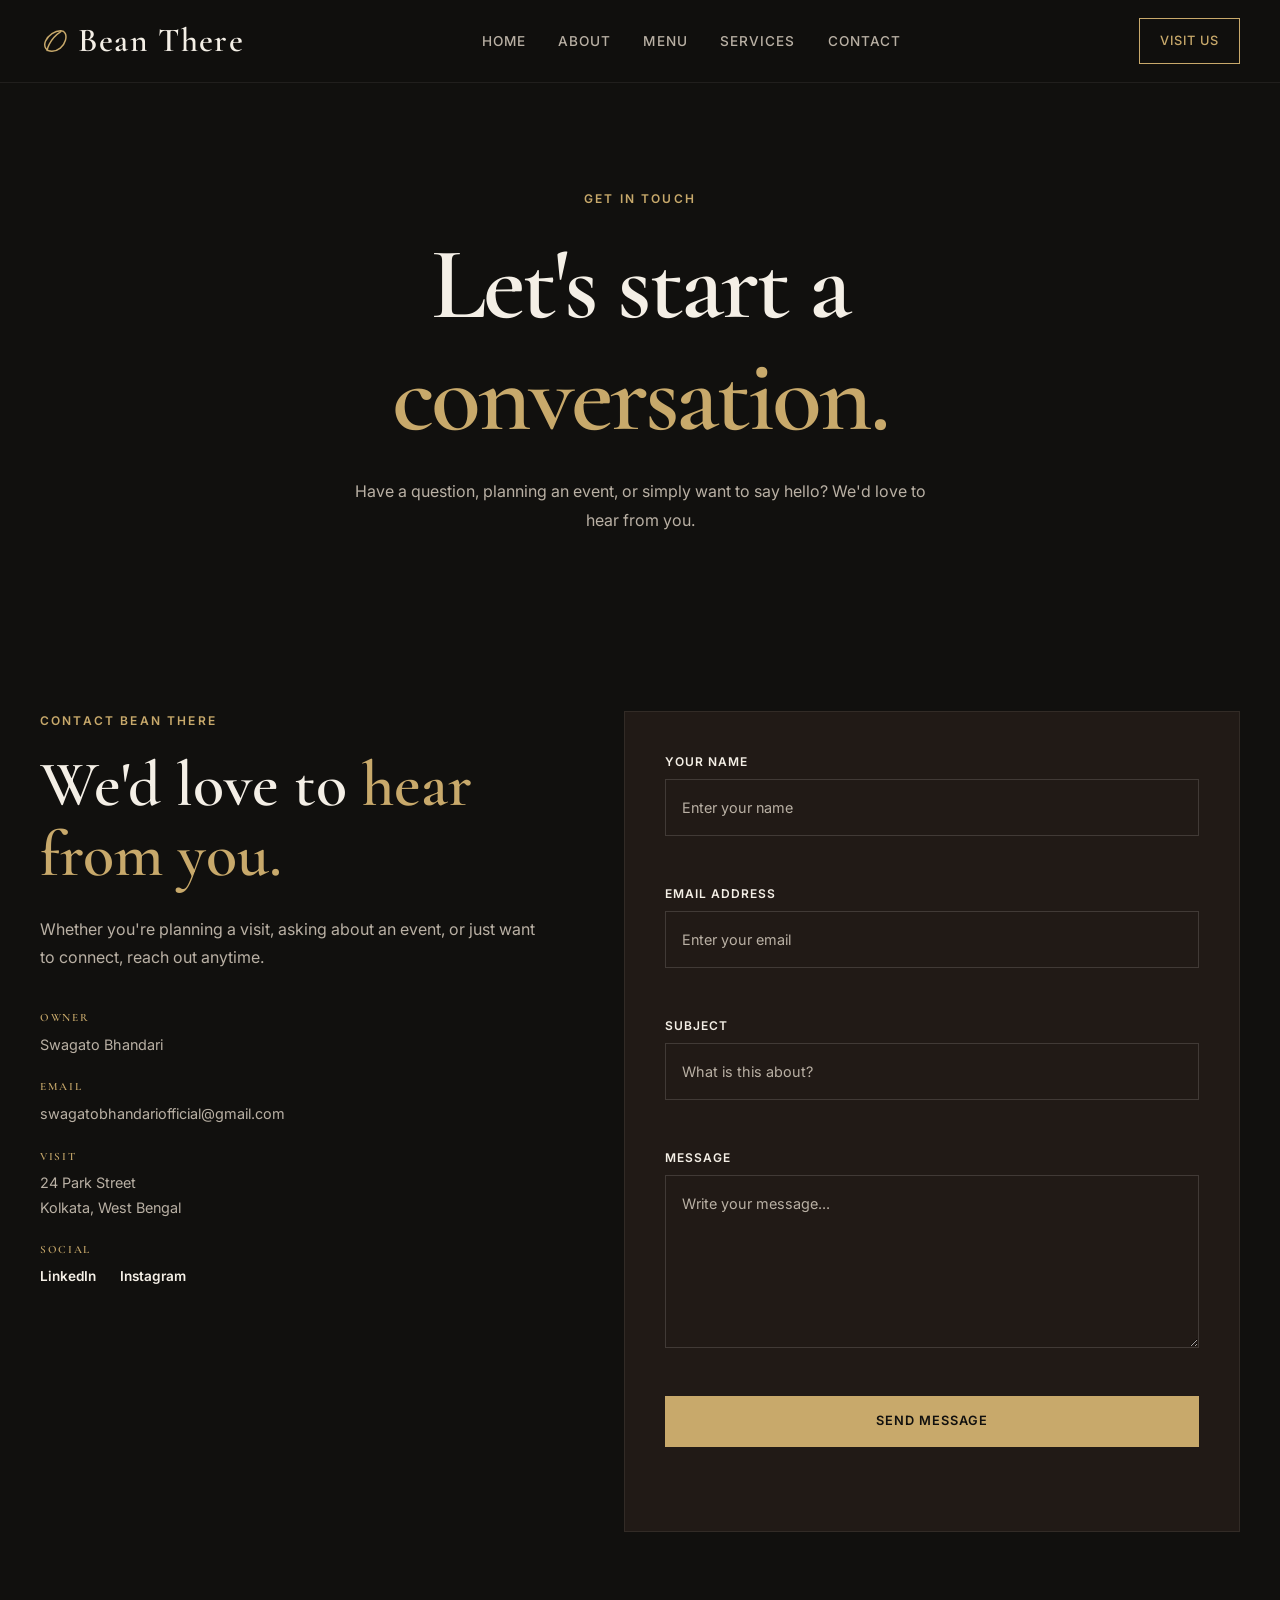
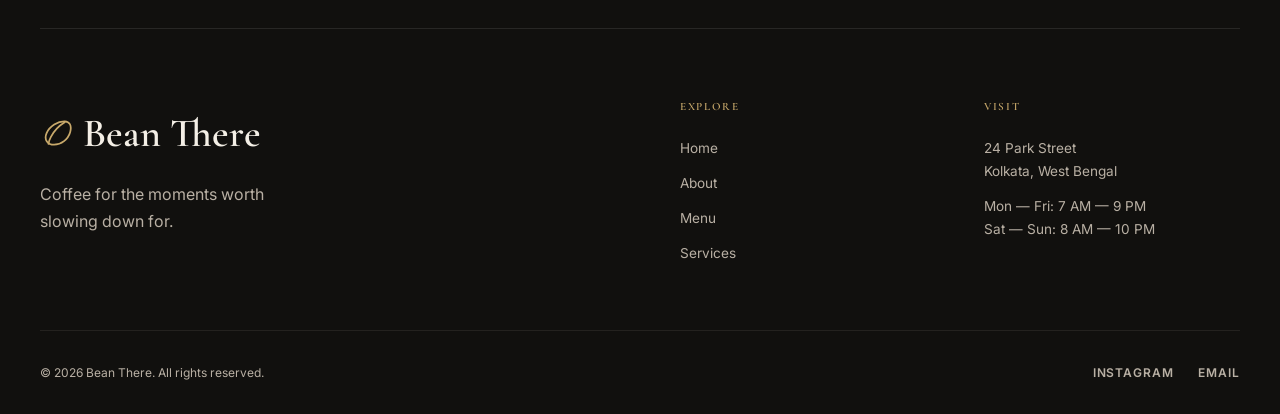
<file: contact.html>
<!doctype html>
<html lang="en">
  <head>
    <meta charset="UTF-8" />
    <meta name="viewport" content="width=device-width, initial-scale=1.0" />

    <title>Contact | Bean There</title>

    <meta
      name="description"
      content="Get in touch with Bean There. Visit our café, send us a message, or connect with the owner."
    />

    <link rel="preconnect" href="https://fonts.googleapis.com" />
    <link rel="preconnect" href="https://fonts.gstatic.com" crossorigin />

    <link
      href="https://fonts.googleapis.com/css2?family=Cormorant+Garamond:wght@500;600;700&family=Inter:wght@400;500;600&display=swap"
      rel="stylesheet"
    />

    <link rel="stylesheet" href="css/main.css" />
    <link rel="stylesheet" href="css/layout.css" />
    <link rel="stylesheet" href="css/responsive.css" />
  </head>

  <body>
    <header class="site-header">
      <nav class="navbar">
        <a href="index.html" class="logo" aria-label="Bean There home">
          <span class="brand-mark" aria-hidden="true"
            ><img src="images/coffee-bean-mark.svg" alt=""
          /></span>
          <span>Bean There</span>
        </a>

        <ul class="nav-links">
          <li>
            <a href="index.html">Home</a>
          </li>

          <li>
            <a href="about.html">About</a>
          </li>

          <li>
            <a href="index.html#menu">Menu</a>
          </li>

          <li>
            <a href="services.html">Services</a>
          </li>

          <li>
            <a href="contact.html">Contact</a>
          </li>
        </ul>

        <a href="contact.html" class="nav-button"> Visit Us </a>

        <button
          class="menu-toggle"
          type="button"
          aria-label="Open navigation menu"
          aria-expanded="false"
        >
          <span aria-hidden="true">☰</span>
        </button>
      </nav>
    </header>

    <main>
      <!-- Contact Hero -->

      <section class="page-hero">
        <div class="page-hero-content">
          <br />
          <p class="section-eyebrow">Get In Touch</p>

          <h1>
            Let's start a
            <span>conversation.</span>
          </h1>

          <p>
            Have a question, planning an event, or simply want to say hello?
            We'd love to hear from you.
          </p>
        </div>
      </section>

      <!-- Contact Section -->

      <section class="contact-section">
        <div class="contact-info">
          <p class="section-eyebrow">Contact Bean There</p>

          <h2>
            We'd love to
            <span>hear from you.</span>
          </h2>

          <p>
            Whether you're planning a visit, asking about an event, or just want
            to connect, reach out anytime.
          </p>

          <div class="contact-details">
            <div class="contact-detail">
              <h3>Owner</h3>

              <p>Swagato Bhandari</p>
            </div>

            <div class="contact-detail">
              <h3>Email</h3>

              <a href="mailto:swagatobhandariofficial@gmail.com">
                swagatobhandariofficial@gmail.com
              </a>
            </div>

            <div class="contact-detail">
              <h3>Visit</h3>

              <address>
                24 Park Street<br />
                Kolkata, West Bengal
              </address>
            </div>

            <div class="contact-detail">
              <h3>Social</h3>

              <div class="contact-socials">
                <a
                  href="https://www.linkedin.com/in/swagato-bhandari-039366385"
                  target="_blank"
                  rel="noopener noreferrer"
                >
                  LinkedIn
                </a>

                <a
                  href="https://www.instagram.com/_spriiha/"
                  target="_blank"
                  rel="noopener noreferrer"
                >
                  Instagram
                </a>
              </div>
            </div>
          </div>
        </div>

        <!-- Contact Form -->

        <div class="contact-form-wrapper">
          <form
            class="contact-form"
            id="contact-form"
            action="https://formspree.io/f/xqpzdvdq"
            method="POST"
            novalidate
          >
            <div class="form-group">
              <label for="name"> Your Name </label>

              <input
                type="text"
                id="name"
                name="name"
                placeholder="Enter your name"
                autocomplete="name"
                required
              />

              <small class="form-error"></small>
            </div>

            <div class="form-group">
              <label for="email"> Email Address </label>

              <input
                type="email"
                id="email"
                name="email"
                placeholder="Enter your email"
                autocomplete="email"
                required
              />

              <small class="form-error"></small>
            </div>

            <div class="form-group">
              <label for="subject"> Subject </label>

              <input
                type="text"
                id="subject"
                name="subject"
                placeholder="What is this about?"
                required
              />

              <small class="form-error"></small>
            </div>

            <div class="form-group">
              <label for="message"> Message </label>

              <textarea
                id="message"
                name="message"
                rows="6"
                placeholder="Write your message..."
                required
              ></textarea>

              <small class="form-error"></small>
            </div>

            <button type="submit" class="btn btn-primary">Send Message</button>

            <p class="form-success" aria-live="polite"></p>
          </form>
        </div>
      </section>
    </main>

    <footer class="site-footer">
      <div class="footer-main">
        <div class="footer-brand">
          <a href="index.html" class="footer-logo" aria-label="Bean There home">
            <span class="brand-mark" aria-hidden="true"
              ><img src="images/coffee-bean-mark.svg" alt=""
            /></span>
            <span>Bean There</span>
          </a>

          <p>Coffee for the moments worth slowing down for.</p>
        </div>

        <div class="footer-links">
          <div class="footer-column">
            <h3>Explore</h3>

            <a href="index.html"> Home </a>

            <a href="about.html"> About </a>

            <a href="index.html#menu"> Menu </a>

            <a href="services.html"> Services </a>
          </div>

          <div class="footer-column">
            <h3>Visit</h3>

            <address>
              24 Park Street<br />
              Kolkata, West Bengal
            </address>

            <p>
              Mon — Fri: 7 AM — 9 PM<br />
              Sat — Sun: 8 AM — 10 PM
            </p>
          </div>
        </div>
      </div>

      <div class="footer-bottom">
        <p>© 2026 Bean There. All rights reserved.</p>

        <div class="footer-socials">
          <a
            href="https://www.instagram.com/_spriiha/"
            target="_blank"
            rel="noopener noreferrer"
          >
            Instagram
          </a>

          <a href="mailto:swagatobhandariofficial@gmail.com"> Email </a>
        </div>
      </div>
    </footer>

    <script src="js/main.js"></script>
    <script src="js/form-validation.js"></script>
  </body>
</html>
</file>
<file: css/main.css>
* {
  margin: 0;
  padding: 0;
  box-sizing: border-box;
}

html {
  scroll-behavior: smooth;
}

body {
  min-height: 100vh;
}

img {
  display: block;
  max-width: 100%;
}

button,
input,
textarea,
select {
  font: inherit;
}

button {
  cursor: pointer;
}

a {
  color: inherit;
  text-decoration: none;
}

ul,
ol {
  list-style: none;
}

body {
  font-family: "Inter", sans-serif;
  background-color: #11100e;
  color: #f4efe6;
  line-height: 1.6;
}

h1,
h2,
h3,
h4,
h5,
h6 {
  font-family: "Cormorant Garamond", serif;
  line-height: 1.1;
}

p {
  color: #b9b0a4;
}

a {
  transition: color 0.3s ease;
}

button {
  border: none;
}

:focus-visible {
  outline: 2px solid #c8a96b;
  outline-offset: 4px;
}

@media (prefers-reduced-motion: reduce) {
  *,
  *::before,
  *::after {
    scroll-behavior: auto !important;
    transition-duration: 0.01ms !important;
    animation-duration: 0.01ms !important;
  }
}
.navbar {
  width: min(100% - 3rem, 1200px);
  margin-inline: auto;
  display: flex;
  align-items: center;
  justify-content: space-between;
  min-height: 82px;
}

.logo {
  display: inline-flex;
  align-items: center;
  gap: 0.65rem;
  font-family: "Cormorant Garamond", serif;
  font-size: 2.1rem;
  font-weight: 600;
  letter-spacing: 0.04em;
  color: #f4efe6;
}

.nav-links {
  display: flex;
  align-items: center;
  gap: 2rem;
}

.nav-links a {
  position: relative;
  font-size: 0.85rem;
  font-weight: 500;
  letter-spacing: 0.08em;
  text-transform: uppercase;
  color: #b9b0a4;
  transition: color 0.3s ease;
}

.nav-links a:hover {
  color: #c8a96b;
}

.nav-links a::after {
  content: "";
  position: absolute;
  left: 0;
  bottom: -6px;
  width: 0;
  height: 1px;
  background-color: #c8a96b;
  transition: width 0.3s ease;
}

.nav-links a:hover::after {
  width: 100%;
}

.nav-button {
  padding: 0.75rem 1.25rem;
  border: 1px solid #c8a96b;
  color: #c8a96b;
  font-size: 0.8rem;
  font-weight: 500;
  letter-spacing: 0.08em;
  text-transform: uppercase;
  transition: background-color 0.3s ease, color 0.3s ease;
}

.nav-button:hover {
  background-color: #c8a96b;
  color: #11100e;
}

.menu-toggle {
  display: none;
  background: transparent;
  color: #f4efe6;
  width: 2.75rem;
  height: 2.75rem;
  border: 1px solid rgba(244, 239, 230, 0.2);
  font-size: 1.4rem;
  transition: border-color 0.25s ease, color 0.25s ease;
}

.menu-toggle:hover {
  color: #c8a96b;
  border-color: #c8a96b;
}

.brand-mark {
  display: inline-flex;
  width: 1.7rem;
  height: 1.7rem;
  flex: 0 0 auto;
}

.brand-mark img {
  width: 100%;
  height: 100%;
}

.btn {
  display: inline-flex;
  align-items: center;
  justify-content: center;
  padding: 0.9rem 1.5rem;
  font-size: 0.8rem;
  font-weight: 600;
  letter-spacing: 0.08em;
  text-transform: uppercase;
  transition: background-color 0.3s ease, color 0.3s ease, border-color 0.3s ease, transform 0.3s ease;
}

.btn:hover {
  transform: translateY(-2px);
}

.btn:active {
  transform: translateY(0);
}

.btn-primary {
  background-color: #c8a96b;
  color: #11100e;
  border: 1px solid #c8a96b;
}

.btn-primary:hover {
  background-color: transparent;
  color: #c8a96b;
}

.btn-secondary {
  background-color: transparent;
  color: #f4efe6;
  border: 1px solid rgba(244, 239, 230, 0.4);
}

.btn-secondary:hover {
  border-color: #c8a96b;
  color: #c8a96b;
}

.menu-card {
  background-color: #211a16;
  overflow: hidden;
  border: 1px solid rgba(244, 239, 230, 0.08);
  transition: transform 0.4s ease, border-color 0.4s ease;
}

.menu-card:hover {
  transform: translateY(-5px);
  border-color: rgba(200, 169, 107, 0.5);
}

.menu-card-image {
  height: 180px;
  overflow: hidden;
}

.menu-card-image img {
  width: 100%;
  height: 100%;
  -o-object-position: center;
  object-position: center;
  -o-object-fit: cover;
  object-fit: cover;
  transition: transform 0.6s ease;
}

.menu-card:hover .menu-card-image img {
  transform: scale(1.04);
}

.menu-card-content {
  padding: 1.25rem;
}

.menu-card-title {
  display: flex;
  align-items: center;
  justify-content: space-between;
  gap: 1rem;
  margin-bottom: 0.75rem;
}

.menu-card-title h3 {
  font-family: "Cormorant Garamond", serif;
  font-size: 1.7rem;
  font-weight: 600;
}

.menu-card-title span {
  color: #c8a96b;
  font-size: 0.9rem;
  font-weight: 600;
}

.menu-card-content p {
  font-size: 0.9rem;
  line-height: 1.7;
}

.testimonials {
  width: min(100% - 3rem, 1200px);
  margin-inline: auto;
  padding: clamp(4.5rem, 8vw, 6.5rem) 0;
}

.testimonial-grid {
  display: grid;
  grid-template-columns: repeat(3, 1fr);
  gap: 1.5rem;
}

.testimonial-card {
  padding: 2rem;
  background-color: #211a16;
  border: 1px solid rgba(244, 239, 230, 0.08);
  transition: transform 0.4s ease, border-color 0.4s ease;
}

.testimonial-card:hover {
  transform: translateY(-6px);
  border-color: rgba(200, 169, 107, 0.5);
}

.testimonial-rating {
  margin-bottom: 1.5rem;
  color: #c8a96b;
  font-size: 0.85rem;
  letter-spacing: 0.15em;
}

.testimonial-card blockquote {
  margin-bottom: 2rem;
  font-family: "Cormorant Garamond", serif;
  font-size: 1.6rem;
  line-height: 1.5;
}

.testimonial-author {
  margin: 0;
  color: #b9b0a4;
  font-size: 0.8rem;
  font-weight: 600;
  letter-spacing: 0.08em;
  text-transform: uppercase;
}

.site-header {
  position: sticky;
  top: 0;
  left: 0;
  width: 100%;
  z-index: 100;
  background: rgba(17, 16, 14, 0.9);
  border-bottom: 1px solid rgba(244, 239, 230, 0.07);
  backdrop-filter: blur(12px);
}

.site-footer {
  width: min(100% - 3rem, 1200px);
  margin-inline: auto;
  padding: 4.5rem 0 2rem;
  border-top: 1px solid rgba(244, 239, 230, 0.1);
}

.footer-main {
  display: grid;
  grid-template-columns: 1fr 1fr;
  gap: 5rem;
  padding-bottom: 4rem;
}

.footer-brand {
  max-width: 350px;
}

.footer-logo {
  display: inline-flex;
  align-items: center;
  gap: 0.7rem;
  margin-bottom: 1rem;
  color: #f4efe6;
  font-family: "Cormorant Garamond", serif;
  font-size: 2.5rem;
  font-weight: 600;
}

.footer-brand p {
  max-width: 280px;
  color: #b9b0a4;
  line-height: 1.7;
}

.footer-links {
  display: grid;
  grid-template-columns: repeat(2, 1fr);
  gap: 3rem;
}

.footer-column {
  display: flex;
  flex-direction: column;
  gap: 0.75rem;
}

.footer-column h3 {
  margin-bottom: 0.75rem;
  color: #c8a96b;
  font-size: 0.7rem;
  font-weight: 600;
  letter-spacing: 0.15em;
  text-transform: uppercase;
}

.footer-column a,
.footer-column address,
.footer-column p {
  color: #b9b0a4;
  font-size: 0.85rem;
  line-height: 1.7;
}

.footer-column a {
  transition: color 0.3s ease;
}

.footer-column a:hover {
  color: #c8a96b;
}

.footer-column address {
  font-style: normal;
}

.footer-bottom {
  display: flex;
  align-items: center;
  justify-content: space-between;
  gap: 2rem;
  padding-top: 2rem;
  border-top: 1px solid rgba(244, 239, 230, 0.08);
}

.footer-bottom p {
  margin: 0;
  color: #b9b0a4;
  font-size: 0.75rem;
}

.footer-socials {
  display: flex;
  gap: 1.5rem;
}

.footer-socials a {
  color: #b9b0a4;
  font-size: 0.75rem;
  font-weight: 600;
  letter-spacing: 0.08em;
  text-transform: uppercase;
  transition: color 0.3s ease;
}

.footer-socials a:hover {
  color: #c8a96b;
}

.footer-logo .brand-mark {
  width: 2rem;
  height: 2rem;
}

.hero {
  min-height: min(760px, 100vh - 82px);
  display: grid;
  grid-template-columns: 1.1fr 0.9fr;
  align-items: center;
  gap: 4rem;
  width: min(100% - 3rem, 1200px);
  margin-inline: auto;
  padding: 3.5rem 0 5rem;
}

.hero-content {
  max-width: 650px;
}

.hero-eyebrow {
  margin-bottom: 1.5rem;
  color: #c8a96b;
  font-size: 0.75rem;
  font-weight: 600;
  letter-spacing: 0.18em;
  text-transform: uppercase;
}

.hero h1 {
  margin-bottom: 1.5rem;
  font-size: clamp(4rem, 7vw, 7rem);
  font-weight: 600;
  letter-spacing: -0.03em;
}

.hero h1 span {
  color: #c8a96b;
}

.hero-description {
  max-width: 500px;
  margin-bottom: 2rem;
  font-size: 1rem;
  line-height: 1.8;
}

.hero-actions {
  display: flex;
  align-items: center;
  gap: 1rem;
}

.hero-image {
  height: min(68vh, 620px);
  min-height: 500px;
  margin-top: 1.5rem;
  overflow: hidden;
}

.hero-image img {
  width: 100%;
  height: 100%;
  -o-object-fit: cover;
  object-fit: cover;
  transition: transform 0.6s ease;
}

.hero-image:hover img {
  transform: scale(1.03);
}

.intro {
  display: grid;
  grid-template-columns: 0.9fr 1.1fr;
  align-items: center;
  gap: 5rem;
  width: min(100% - 3rem, 1200px);
  margin-inline: auto;
  padding: 6rem 0;
}

.intro-image {
  height: clamp(28rem, 48vw, 34rem);
  overflow: hidden;
}

.intro-image img {
  width: 100%;
  height: 100%;
  -o-object-fit: cover;
  object-fit: cover;
  transition: transform 0.6s ease;
}

.intro-image:hover img {
  transform: scale(1.03);
}

.intro-content {
  max-width: 600px;
}

.section-eyebrow {
  margin-bottom: 1.25rem;
  color: #c8a96b;
  font-size: 0.75rem;
  font-weight: 600;
  letter-spacing: 0.18em;
  text-transform: uppercase;
}

.intro h2 {
  margin-bottom: 2rem;
  font-size: clamp(3rem, 5vw, 5rem);
  font-weight: 600;
  letter-spacing: -0.02em;
}

.intro h2 span {
  color: #c8a96b;
}

.intro-content p:not(.section-eyebrow) {
  margin-bottom: 1.25rem;
  max-width: 550px;
  font-size: 1rem;
  line-height: 1.8;
}

.text-link {
  display: inline-flex;
  align-items: center;
  gap: 0.75rem;
  margin-top: 1rem;
  color: #f4efe6;
  font-size: 0.8rem;
  font-weight: 600;
  letter-spacing: 0.08em;
  text-transform: uppercase;
  border-bottom: 1px solid #c8a96b;
  padding-bottom: 0.35rem;
  transition: color 0.3s ease;
}

.text-link:hover {
  color: #c8a96b;
}

.text-link span {
  font-size: 1.1rem;
}

.menu-section {
  width: min(100% - 3rem, 1200px);
  margin-inline: auto;
  padding: 6rem 0;
}

.section-heading {
  max-width: 650px;
  margin-bottom: 3rem;
}

.section-heading h2 {
  margin-bottom: 1.25rem;
  font-size: clamp(3rem, 5vw, 5rem);
  font-weight: 600;
}

.section-heading h2 span {
  color: #c8a96b;
}

.section-heading > p:last-child {
  max-width: 500px;
  line-height: 1.8;
}

.menu-grid {
  display: grid;
  grid-template-columns: repeat(3, 1fr);
  gap: 1.5rem;
}

.menu-cta {
  display: flex;
  align-items: center;
  justify-content: space-between;
  gap: 2rem;
  margin-top: 3rem;
  padding-top: 2rem;
  border-top: 1px solid rgba(244, 239, 230, 0.1);
}

.menu-cta p {
  margin: 0;
  font-size: 0.9rem;
}

.experience {
  display: grid;
  grid-template-columns: 1.1fr 0.9fr;
  align-items: center;
  gap: 5rem;
  width: min(100% - 3rem, 1200px);
  margin-inline: auto;
  padding: 6rem 0;
}

.experience-image {
  height: clamp(30rem, 52vw, 36rem);
  overflow: hidden;
}

.experience-image img {
  width: 100%;
  height: 100%;
  -o-object-fit: cover;
  object-fit: cover;
  transition: transform 0.6s ease;
}

.experience-image:hover img {
  transform: scale(1.03);
}

.experience-content {
  max-width: 550px;
}

.experience-content h2 {
  margin-bottom: 2rem;
  font-size: clamp(3rem, 5vw, 5rem);
  font-weight: 600;
}

.experience-content h2 span {
  color: #c8a96b;
}

.experience-content p:not(.section-eyebrow) {
  margin-bottom: 1.25rem;
  line-height: 1.8;
}

.visit-section {
  width: min(100% - 3rem, 1200px);
  margin-inline: auto;
  padding: clamp(4.5rem, 8vw, 6.5rem) 0;
}

.visit-content {
  max-width: 900px;
}

.visit-content h2 {
  margin-bottom: 1.5rem;
  font-size: clamp(3rem, 5vw, 5rem);
  font-weight: 600;
}

.visit-content h2 span {
  color: #c8a96b;
}

.visit-content > p:not(.section-eyebrow) {
  max-width: 550px;
  margin-bottom: 3rem;
  line-height: 1.8;
}

.visit-details {
  display: grid;
  grid-template-columns: repeat(2, 1fr);
  gap: 4rem;
  margin-bottom: 3rem;
}

.visit-detail h3 {
  margin-bottom: 0.75rem;
  color: #c8a96b;
  font-size: 0.75rem;
  font-weight: 600;
  letter-spacing: 0.15em;
  text-transform: uppercase;
}

.visit-detail address,
.visit-detail p {
  margin: 0;
  font-size: 0.95rem;
  line-height: 1.8;
}

.visit-detail address {
  font-style: normal;
}

.final-cta {
  width: min(100% - 3rem, 1200px);
  margin-inline: auto;
  padding: clamp(4.5rem, 8vw, 6.5rem) 0;
}

.final-cta-content {
  padding: 6rem 3rem;
  text-align: center;
  background-color: #211a16;
  border: 1px solid rgba(244, 239, 230, 0.08);
}

.final-cta-content h2 {
  max-width: 800px;
  margin: 0 auto 1.5rem;
  font-size: clamp(3rem, 6vw, 6rem);
  font-weight: 600;
}

.final-cta-content h2 span {
  color: #c8a96b;
}

.final-cta-content > p:not(.section-eyebrow) {
  margin-bottom: 2rem;
  line-height: 1.8;
}

.page-hero {
  min-height: clamp(28rem, 56vh, 38rem);
  display: grid;
  place-items: center;
  width: min(100% - 3rem, 1200px);
  margin-inline: auto;
  padding: 5rem 0;
  text-align: center;
}

.page-hero-content {
  max-width: 850px;
}

.page-hero h1 {
  margin-bottom: 1.5rem;
  font-size: clamp(4rem, 8vw, 7rem);
  font-weight: 600;
  letter-spacing: -0.03em;
}

.page-hero h1 span {
  color: #c8a96b;
}

.page-hero-content > p:last-child {
  max-width: 600px;
  margin-inline: auto;
  line-height: 1.8;
}

.story-section {
  display: grid;
  grid-template-columns: 0.9fr 1.1fr;
  align-items: center;
  gap: 5rem;
  width: min(100% - 3rem, 1200px);
  margin-inline: auto;
  padding: 6rem 0;
}

.story-image {
  height: clamp(28rem, 48vw, 34rem);
  overflow: hidden;
}

.story-image img {
  width: 100%;
  height: 100%;
  -o-object-fit: cover;
  object-fit: cover;
  transition: transform 0.6s ease;
}

.story-image:hover img {
  transform: scale(1.03);
}

.story-content {
  max-width: 600px;
}

.story-content h2 {
  margin-bottom: 2rem;
  font-size: clamp(3rem, 5vw, 5rem);
  font-weight: 600;
}

.story-content h2 span {
  color: #c8a96b;
}

.story-content p:not(.section-eyebrow) {
  margin-bottom: 1.25rem;
  line-height: 1.8;
}

.values-section {
  width: min(100% - 3rem, 1200px);
  margin-inline: auto;
  padding: 6rem 0;
}

.values-grid {
  display: grid;
  grid-template-columns: repeat(3, 1fr);
  gap: 1.5rem;
}

.value-card {
  padding: 2rem;
  background-color: #211a16;
  border: 1px solid rgba(244, 239, 230, 0.08);
  transition: transform 0.4s ease, border-color 0.4s ease;
}

.value-card:hover {
  transform: translateY(-6px);
  border-color: rgba(200, 169, 107, 0.5);
}

.value-number {
  display: block;
  margin-bottom: 2rem;
  color: #c8a96b;
  font-size: 0.75rem;
  font-weight: 600;
  letter-spacing: 0.15em;
}

.value-card h3 {
  margin-bottom: 1rem;
  font-family: "Cormorant Garamond", serif;
  font-size: 2rem;
  font-weight: 600;
}

.value-card p {
  color: #b9b0a4;
  font-size: 0.9rem;
  line-height: 1.8;
}

.about-cta {
  width: min(100% - 3rem, 1200px);
  margin-inline: auto;
  padding: 6rem 0;
}

.about-cta-content {
  padding: 5rem 3rem;
  text-align: center;
  background-color: #211a16;
  border: 1px solid rgba(244, 239, 230, 0.08);
}

.about-cta-content h2 {
  margin-bottom: 2rem;
  font-size: clamp(3rem, 6vw, 6rem);
  font-weight: 600;
}

.about-cta-content h2 span {
  color: #c8a96b;
}

.service-menu-section {
  width: min(100% - 3rem, 1200px);
  margin-inline: auto;
  padding: 6rem 0;
}

.service-menu-list {
  border-top: 1px solid rgba(244, 239, 230, 0.1);
}

.service-item {
  display: flex;
  align-items: center;
  justify-content: space-between;
  gap: 2rem;
  padding: 2rem 0;
  border-bottom: 1px solid rgba(244, 239, 230, 0.1);
  transition: padding 0.3s ease;
}

.service-item:hover {
  padding-inline: 1rem;
}

.service-item h3 {
  margin-bottom: 0.5rem;
  font-family: "Cormorant Garamond", serif;
  font-size: 1.8rem;
  font-weight: 600;
}

.service-item p {
  max-width: 550px;
  margin: 0;
  color: #b9b0a4;
  font-size: 0.9rem;
  line-height: 1.7;
}

.service-item > span {
  flex-shrink: 0;
  color: #c8a96b;
  font-size: 0.9rem;
  font-weight: 600;
}

.food-section {
  display: grid;
  grid-template-columns: 1fr 1fr;
  align-items: center;
  gap: 5rem;
  width: min(100% - 3rem, 1200px);
  margin-inline: auto;
  padding: 6rem 0;
}

.food-image {
  height: clamp(28rem, 48vw, 34rem);
  overflow: hidden;
}

.food-image img {
  width: 100%;
  height: 100%;
  -o-object-fit: cover;
  object-fit: cover;
  transition: transform 0.6s ease;
}

.food-image:hover img {
  transform: scale(1.03);
}

.food-content {
  max-width: 550px;
}

.food-content h2 {
  margin-bottom: 1.5rem;
  font-size: clamp(3rem, 5vw, 5rem);
  font-weight: 600;
}

.food-content h2 span {
  color: #c8a96b;
}

.food-content > p:not(.section-eyebrow) {
  margin-bottom: 2.5rem;
  line-height: 1.8;
}

.food-list {
  border-top: 1px solid rgba(244, 239, 230, 0.1);
}

.food-list div {
  display: flex;
  align-items: center;
  justify-content: space-between;
  gap: 2rem;
  padding: 1.25rem 0;
  border-bottom: 1px solid rgba(244, 239, 230, 0.1);
}

.food-list h3 {
  margin: 0;
  font-family: "Cormorant Garamond", serif;
  font-size: 1.5rem;
}

.food-list span {
  flex-shrink: 0;
  color: #c8a96b;
  font-size: 0.85rem;
  font-weight: 600;
}

.services-offerings {
  width: min(100% - 3rem, 1200px);
  margin-inline: auto;
  padding: 6rem 0;
}

.offerings-grid {
  display: grid;
  grid-template-columns: repeat(3, 1fr);
  gap: 1.5rem;
}

.offering-card {
  padding: 2rem;
  background-color: #211a16;
  border: 1px solid rgba(244, 239, 230, 0.08);
  transition: transform 0.4s ease, border-color 0.4s ease;
}

.offering-card:hover {
  transform: translateY(-6px);
  border-color: rgba(200, 169, 107, 0.5);
}

.offering-number {
  display: block;
  margin-bottom: 2rem;
  color: #c8a96b;
  font-size: 0.75rem;
  font-weight: 600;
  letter-spacing: 0.15em;
}

.offering-card h3 {
  margin-bottom: 1rem;
  font-family: "Cormorant Garamond", serif;
  font-size: 2rem;
  font-weight: 600;
}

.offering-card p {
  margin: 0;
  color: #b9b0a4;
  font-size: 0.9rem;
  line-height: 1.8;
}

.service-cta {
  width: min(100% - 3rem, 1200px);
  margin-inline: auto;
  padding: 6rem 0;
}

.service-cta-content {
  padding: 5rem 3rem;
  text-align: center;
  background-color: #211a16;
  border: 1px solid rgba(244, 239, 230, 0.08);
}

.service-cta-content h2 {
  margin-bottom: 2rem;
  font-size: clamp(3rem, 6vw, 6rem);
  font-weight: 600;
}

.service-cta-content h2 span {
  color: #c8a96b;
}

.contact-section {
  display: grid;
  grid-template-columns: 0.9fr 1.1fr;
  gap: 5rem;
  align-items: start;
  width: min(100% - 3rem, 1200px);
  margin-inline: auto;
  padding: 6rem 0;
}

.contact-info {
  max-width: 550px;
}

.contact-info h2 {
  margin-bottom: 1.5rem;
  font-size: clamp(3rem, 5vw, 5rem);
  font-weight: 600;
}

.contact-info h2 span {
  color: #c8a96b;
}

.contact-info > p:not(.section-eyebrow) {
  margin-bottom: 2.5rem;
  line-height: 1.8;
}

.contact-details {
  display: flex;
  flex-direction: column;
  gap: 1.5rem;
}

.contact-detail h3 {
  margin-bottom: 0.5rem;
  color: #c8a96b;
  font-size: 0.7rem;
  font-weight: 600;
  letter-spacing: 0.15em;
  text-transform: uppercase;
}

.contact-detail p,
.contact-detail address,
.contact-detail a {
  margin: 0;
  color: #b9b0a4;
  font-size: 0.9rem;
  line-height: 1.7;
}

.contact-detail address {
  font-style: normal;
}

.contact-detail a {
  transition: color 0.3s ease;
}

.contact-detail a:hover {
  color: #c8a96b;
}

.contact-socials {
  display: flex;
  gap: 1.5rem;
}

.contact-socials a {
  color: #f4efe6;
  font-size: 0.85rem;
  font-weight: 600;
  transition: color 0.3s ease;
}

.contact-socials a:hover {
  color: #c8a96b;
}

.contact-form-wrapper {
  padding: 2.5rem;
  background-color: #211a16;
  border: 1px solid rgba(244, 239, 230, 0.08);
}

.contact-form {
  display: flex;
  flex-direction: column;
  gap: 1.5rem;
}

.form-group {
  display: flex;
  flex-direction: column;
  gap: 0.5rem;
}

.form-group label {
  font-size: 0.75rem;
  font-weight: 600;
  letter-spacing: 0.08em;
  text-transform: uppercase;
}

.form-group input,
.form-group textarea {
  width: 100%;
  padding: 1rem;
  color: #f4efe6;
  background-color: transparent;
  border: 1px solid rgba(244, 239, 230, 0.15);
  outline: none;
  font-family: inherit;
  font-size: 0.9rem;
  transition: border-color 0.3s ease, background-color 0.3s ease;
}

.form-group textarea {
  resize: vertical;
}

.form-group input::-moz-placeholder, .form-group textarea::-moz-placeholder {
  color: #b9b0a4;
}

.form-group input::placeholder,
.form-group textarea::placeholder {
  color: #b9b0a4;
}

.form-group input:focus,
.form-group textarea:focus {
  border-color: #c8a96b;
  background-color: rgba(244, 239, 230, 0.02);
}

.form-error {
  min-height: 1rem;
  color: #d66;
  font-size: 0.75rem;
}

.form-success {
  min-height: 1.25rem;
  margin: 0;
  color: #c8a96b;
  font-size: 0.85rem;
} 

/*# sourceMappingURL=main.css.map */
</file>
<file: css/layout.css>
.site-header {
  position: sticky;
  top: 0;
  left: 0;
  width: 100%;
  z-index: 100;
  background: rgba(17, 16, 14, 0.9);
  border-bottom: 1px solid rgba(244, 239, 230, 0.07);
  backdrop-filter: blur(12px);
} 

/*# sourceMappingURL=layout.css.map */
</file>
<file: css/responsive.css>
@media (max-width: 1024px) {
  .navbar {
    width: min(100% - 2.5rem, 1200px);
  }
  .nav-links {
    gap: 1.25rem;
  }
  .hero {
    grid-template-columns: 1fr 0.85fr;
    gap: 2.5rem;
  }
  .hero h1 {
    font-size: clamp(3.5rem, 7vw, 5.5rem);
  }
  .hero-image {
    height: min(58vh, 520px);
    min-height: 450px;
    margin-top: 1rem;
  }
  .intro {
    grid-template-columns: 1fr 1fr;
    gap: 2.5rem;
    padding: 5rem 0;
  }
  .intro-image {
    height: 500px;
  }
  .menu-section {
    padding: 6rem 0;
  }
  .menu-grid {
    grid-template-columns: repeat(2, 1fr);
    gap: 1.5rem;
  }
  .experience {
    gap: 2.5rem;
    padding: 5rem 0;
  }
  .experience-image {
    height: 550px;
  }
  .testimonials {
    padding: 6rem 0;
  }
  .testimonial-grid {
    gap: 1rem;
  }
  .testimonial-card {
    padding: 1.5rem;
  }
  .visit-section {
    padding: 6rem 0;
  }
  .visit-details {
    gap: 2rem;
  }
  .final-cta {
    padding: 6rem 0;
  }
  .page-hero {
    min-height: 65vh;
  }
  .story-section {
    gap: 3rem;
  }
  .story-image {
    height: 480px;
  }
  .values-grid {
    gap: 1rem;
  }
  .value-card {
    padding: 1.5rem;
  }
  .about-cta {
    padding: 6rem 0;
  }
  .service-menu-section {
    padding: 6rem 0;
  }
  .food-section {
    gap: 3rem;
  }
  .food-image {
    height: 500px;
  }
  .offerings-grid {
    gap: 1rem;
  }
  .offering-card {
    padding: 1.5rem;
  }
  .services-offerings,
  .service-cta {
    padding: 6rem 0;
  }
  .contact-section {
    gap: 3rem;
  }
  .contact-form-wrapper {
    padding: 2rem;
  }
}
@media (max-width: 768px) {
  .navbar {
    min-height: 72px;
    width: min(100% - 2rem, 1200px);
  }
  .nav-links,
  .nav-button {
    display: none;
  }
  .menu-toggle {
    display: block;
  }
  .hero {
    grid-template-columns: 1fr;
    gap: 2.5rem;
    min-height: auto;
    padding: 3rem 0 4rem;
  }
  .hero-content {
    max-width: 100%;
  }
  .hero h1 {
    font-size: clamp(3.5rem, 15vw, 5rem);
  }
  .hero-description {
    max-width: 100%;
  }
  .hero-image {
    height: min(55vh, 480px);
    min-height: 360px;
    margin-top: 0;
  }
  .hero-actions {
    flex-wrap: wrap;
  }
  .nav-links.nav-open {
    position: absolute;
    top: 72px;
    left: 0;
    z-index: 10;
    display: flex;
    flex-direction: column;
    align-items: center;
    width: 100%;
    padding: 1.5rem 1rem 2rem;
    background-color: rgba(17, 16, 14, 0.98);
    border-top: 1px solid rgba(200, 169, 107, 0.2);
    gap: 1.5rem;
  }
  .intro {
    grid-template-columns: 1fr;
    gap: 3rem;
    padding: 5rem 0;
  }
  .intro-image {
    height: 400px;
  }
  .intro-content {
    max-width: 100%;
  }
  .menu-section {
    width: min(100% - 2rem, 1200px);
    padding: 4rem 0;
  }
  .section-heading {
    margin-bottom: 3rem;
  }
  .menu-grid {
    grid-template-columns: 1fr;
  }
  .menu-card-image {
    height: 190px;
  }
  .menu-cta {
    flex-direction: column;
    align-items: flex-start;
    gap: 1.25rem;
  }
  .experience {
    grid-template-columns: 1fr;
    gap: 3rem;
    width: min(100% - 2rem, 1200px);
    padding: 4rem 0;
  }
  .experience-image {
    height: 400px;
  }
  .experience-content {
    max-width: 100%;
  }
  .testimonials {
    width: min(100% - 2rem, 1200px);
    padding: 5rem 0;
  }
  .testimonial-grid {
    grid-template-columns: 1fr;
  }
  .testimonial-card blockquote {
    font-size: 1.5rem;
  }
  .visit-section {
    width: min(100% - 2rem, 1200px);
    padding: 5rem 0;
  }
  .visit-details {
    grid-template-columns: 1fr;
    gap: 2rem;
    margin-bottom: 2.5rem;
  }
  .final-cta {
    width: min(100% - 2rem, 1200px);
    padding: 4rem 0;
  }
  .final-cta-content {
    padding: 4rem 1.5rem;
  }
  .site-footer {
    width: min(100% - 2rem, 1200px);
    padding: 4rem 0 1.5rem;
  }
  .footer-main {
    grid-template-columns: 1fr;
    gap: 3rem;
    padding-bottom: 3rem;
  }
  .footer-links {
    gap: 2rem;
  }
  .footer-bottom {
    flex-direction: column;
    align-items: flex-start;
    gap: 1.5rem;
  }
  .page-hero {
    min-height: auto;
    padding: 4rem 0;
  }
  .story-section {
    grid-template-columns: 1fr;
    gap: 3rem;
    width: min(100% - 2rem, 1200px);
    padding: 5rem 0;
  }
  .story-image {
    height: 400px;
  }
  .story-content {
    max-width: 100%;
  }
  .values-section {
    width: min(100% - 2rem, 1200px);
    padding: 5rem 0;
  }
  .values-grid {
    grid-template-columns: 1fr;
  }
  .about-cta {
    width: min(100% - 2rem, 1200px);
    padding: 5rem 0;
  }
  .about-cta-content {
    padding: 4rem 1.5rem;
  }
  .service-menu-section {
    width: min(100% - 2rem, 1200px);
    padding: 5rem 0;
  }
  .service-item {
    align-items: flex-start;
  }
  .service-item h3 {
    font-size: 1.6rem;
  }
  .food-section {
    grid-template-columns: 1fr;
    gap: 3rem;
    width: min(100% - 2rem, 1200px);
    padding: 5rem 0;
  }
  .food-image {
    height: 400px;
  }
  .food-content {
    max-width: 100%;
  }
  .offerings-grid {
    grid-template-columns: 1fr;
  }
  .services-offerings {
    width: min(100% - 2rem, 1200px);
    padding: 5rem 0;
  }
  .service-cta {
    width: min(100% - 2rem, 1200px);
    padding: 5rem 0;
  }
  .service-cta-content {
    padding: 4rem 1.5rem;
  }
  .contact-section {
    grid-template-columns: 1fr;
    gap: 3rem;
    width: min(100% - 2rem, 1200px);
    padding: 5rem 0;
  }
  .contact-info {
    max-width: 100%;
  }
  .contact-form-wrapper {
    padding: 1.5rem;
  }
} 

/*# sourceMappingURL=responsive.css.map */
</file>
